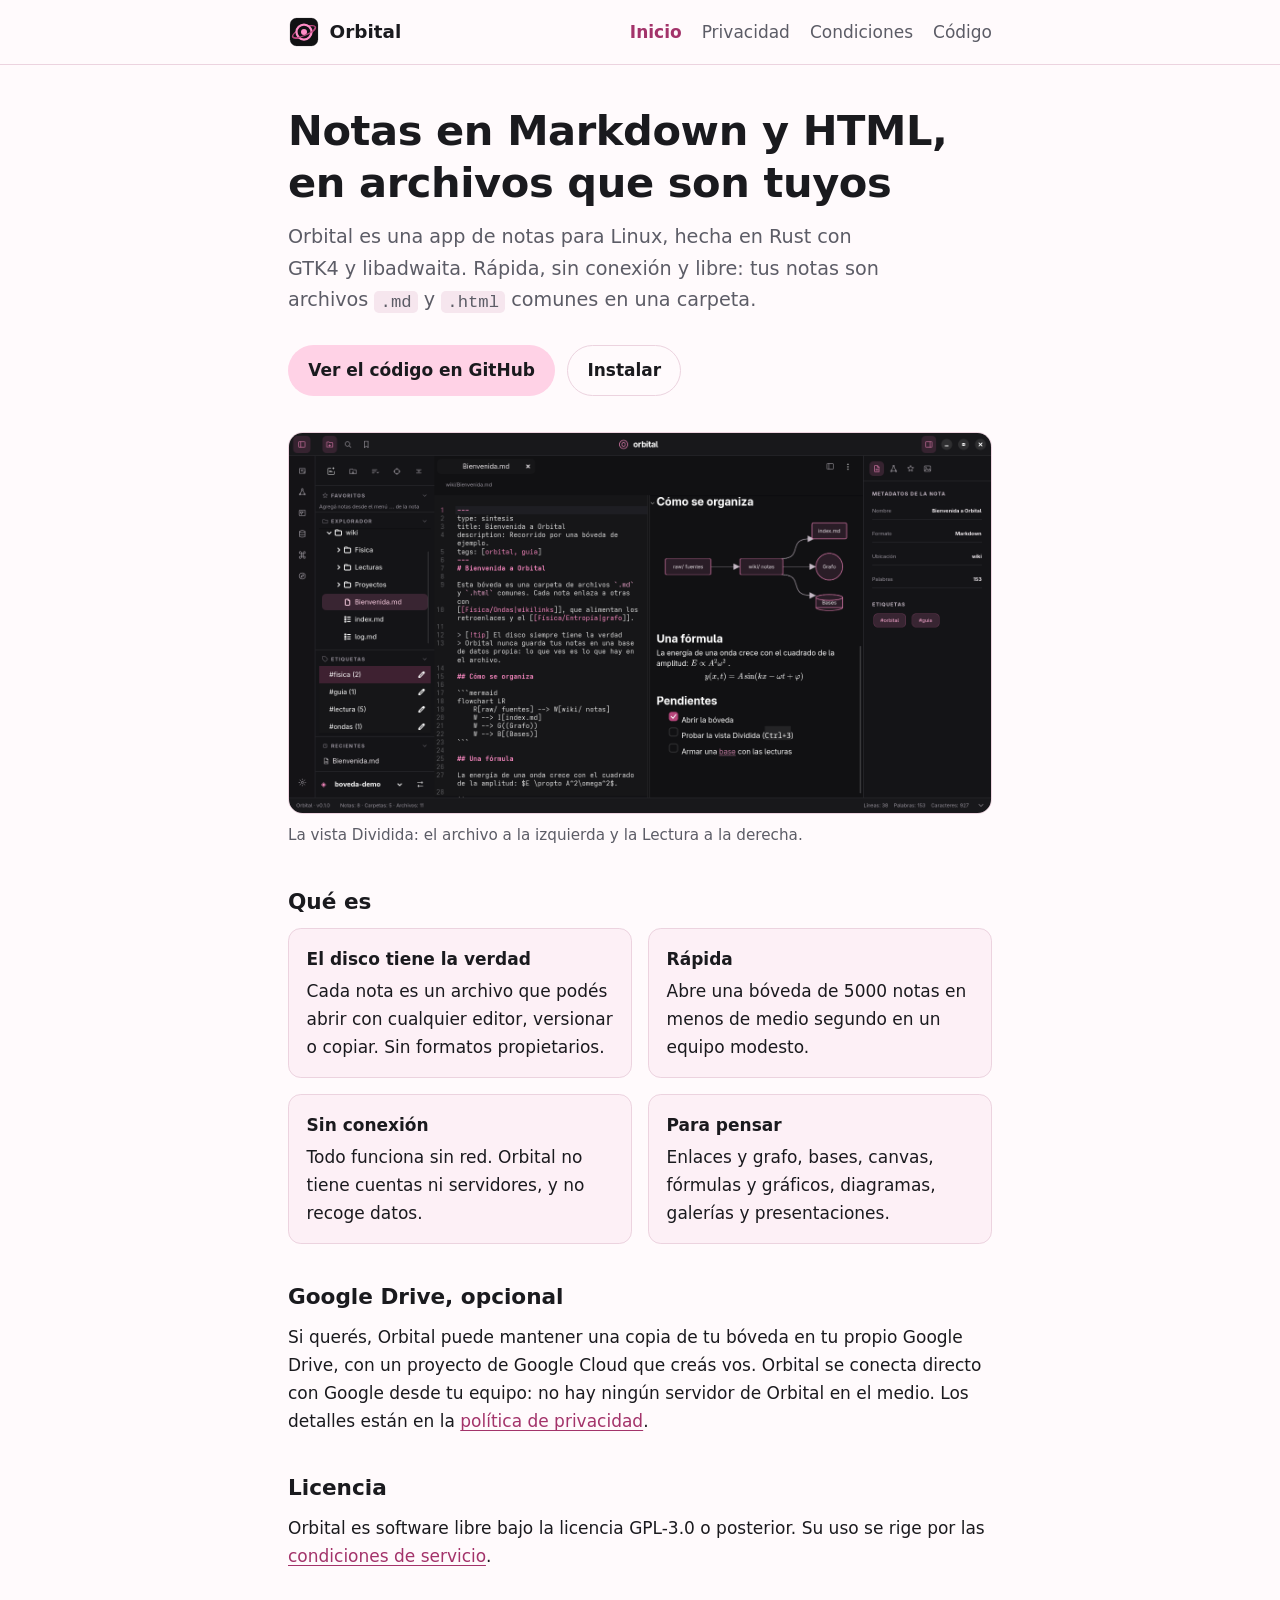
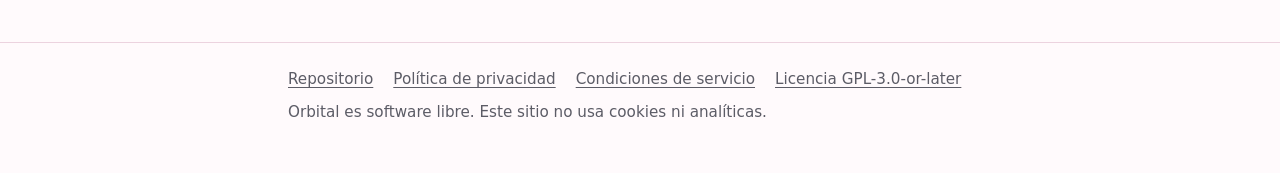
<file: site/index.html>
<!doctype html>
<html lang="es">
<head>
<meta charset="utf-8">
<meta name="viewport" content="width=device-width, initial-scale=1">
<title>Orbital: notas en Markdown y HTML para Linux</title>
<meta name="description" content="Orbital es una app de notas para Linux, libre y sin conexión, que guarda las notas como archivos Markdown y HTML comunes.">
<meta name="theme-color" content="#fffafc" media="(prefers-color-scheme: light)">
<meta name="theme-color" content="#111113" media="(prefers-color-scheme: dark)">
<link rel="icon" href="icono.svg" type="image/svg+xml">
<link rel="stylesheet" href="estilo.css">
<link rel="canonical" href="https://caracelp.github.io/orbital/">
</head>
<body>
<a class="saltar" href="#contenido">Saltar al contenido</a>
<header class="sitio">
  <div class="contenedor">
    <a class="marca" href="./"><img src="icono.svg" alt="" width="32" height="32">Orbital</a>
    <nav aria-label="Principal">
      <ul>
        <li><a href="./" aria-current="page">Inicio</a></li>
        <li><a href="privacidad.html">Privacidad</a></li>
        <li><a href="condiciones.html">Condiciones</a></li>
        <li><a href="https://github.com/caracelp/orbital">Código</a></li>
      </ul>
    </nav>
  </div>
</header>
<main id="contenido" class="contenedor">
<h1>Notas en Markdown y HTML, en archivos que son tuyos</h1>
<p class="bajada">Orbital es una app de notas para Linux, hecha en Rust con GTK4 y libadwaita.
Rápida, sin conexión y libre: tus notas son archivos <code>.md</code> y <code>.html</code> comunes
en una carpeta.</p>

<div class="acciones">
  <a class="boton principal" href="https://github.com/caracelp/orbital">Ver el código en GitHub</a>
  <a class="boton" href="https://github.com/caracelp/orbital#instalación">Instalar</a>
</div>

<figure>
  <img src="captura.png" width="1536" height="832" alt="La ventana de Orbital en la vista Dividida: el Markdown de una nota a la izquierda y la vista de Lectura a la derecha, con un diagrama, una fórmula y una lista de tareas.">
  <figcaption>La vista Dividida: el archivo a la izquierda y la Lectura a la derecha.</figcaption>
</figure>

<h2>Qué es</h2>
<ul class="puntos">
  <li><strong>El disco tiene la verdad</strong>Cada nota es un archivo que podés abrir con cualquier editor, versionar o copiar. Sin formatos propietarios.</li>
  <li><strong>Rápida</strong>Abre una bóveda de 5000 notas en menos de medio segundo en un equipo modesto.</li>
  <li><strong>Sin conexión</strong>Todo funciona sin red. Orbital no tiene cuentas ni servidores, y no recoge datos.</li>
  <li><strong>Para pensar</strong>Enlaces y grafo, bases, canvas, fórmulas y gráficos, diagramas, galerías y presentaciones.</li>
</ul>

<h2>Google Drive, opcional</h2>
<p>Si querés, Orbital puede mantener una copia de tu bóveda en tu propio Google Drive, con un
proyecto de Google Cloud que creás vos. Orbital se conecta directo con Google desde tu equipo: no
hay ningún servidor de Orbital en el medio. Los detalles están en la
<a href="privacidad.html">política de privacidad</a>.</p>

<h2>Licencia</h2>
<p>Orbital es software libre bajo la licencia GPL-3.0 o posterior. Su uso se rige por las
<a href="condiciones.html">condiciones de servicio</a>.</p>
</main>
<footer class="sitio">
  <div class="contenedor">
    <ul>
      <li><a href="https://github.com/caracelp/orbital">Repositorio</a></li>
      <li><a href="privacidad.html">Política de privacidad</a></li>
      <li><a href="condiciones.html">Condiciones de servicio</a></li>
      <li><a href="https://github.com/caracelp/orbital/blob/main/LICENSE">Licencia GPL-3.0-or-later</a></li>
    </ul>
    <p>Orbital es software libre. Este sitio no usa cookies ni analíticas.</p>
  </div>
</footer>
</body>
</html>
</file>
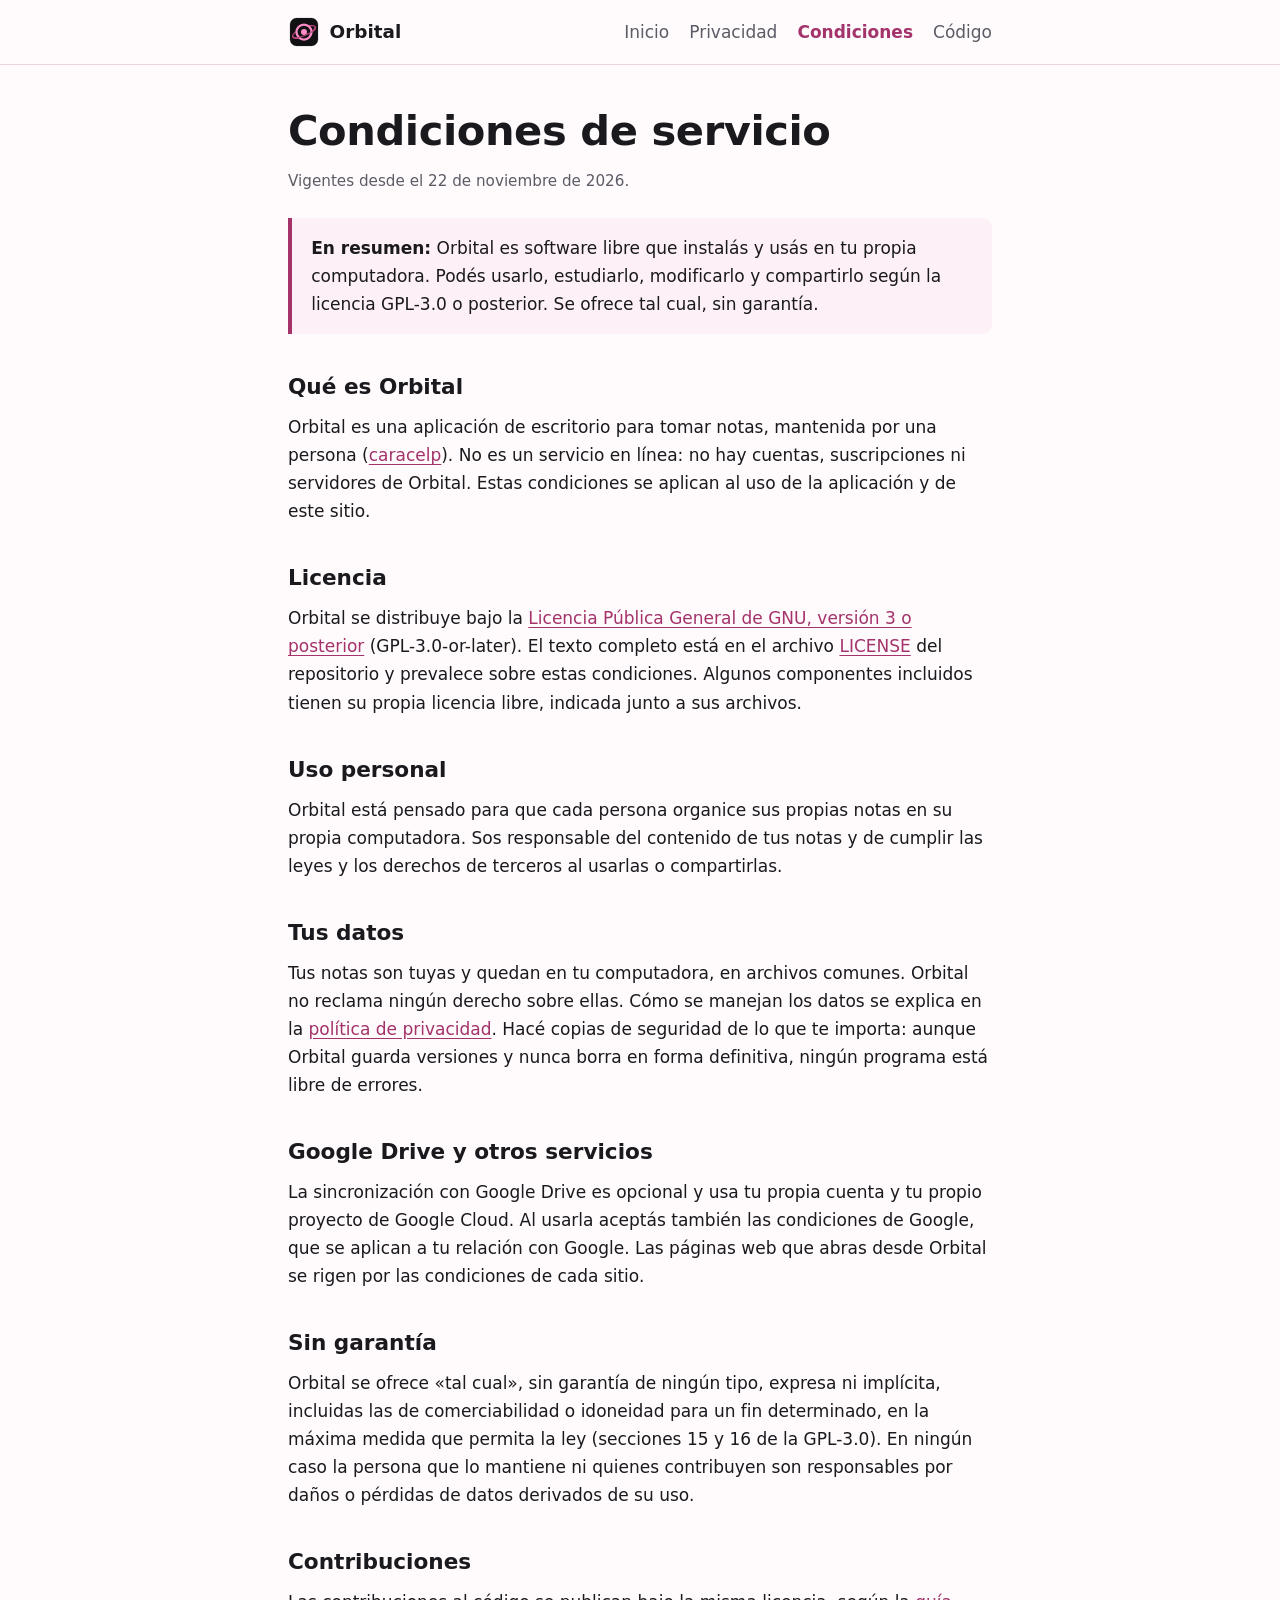
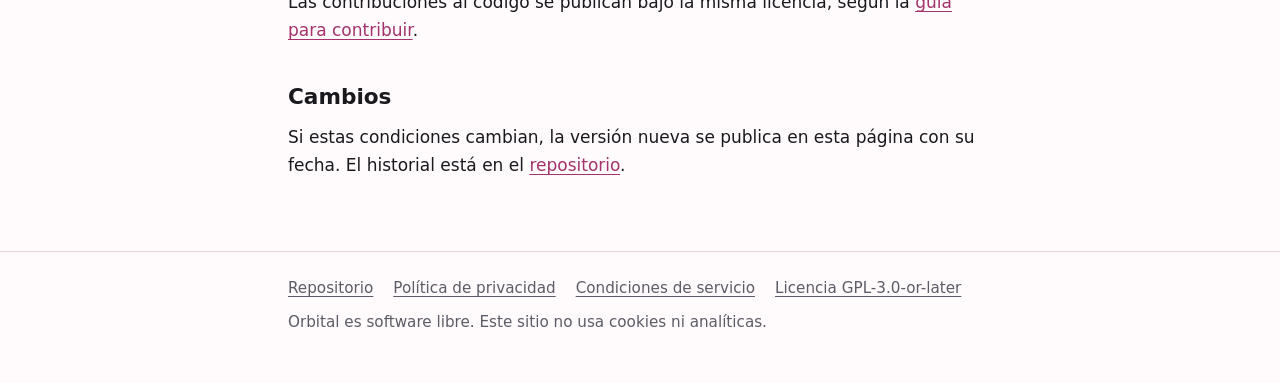
<file: site/condiciones.html>
<!doctype html>
<html lang="es">
<head>
<meta charset="utf-8">
<meta name="viewport" content="width=device-width, initial-scale=1">
<title>Condiciones de servicio · Orbital</title>
<meta name="description" content="Condiciones de uso de Orbital: software libre bajo GPL-3.0-or-later, para uso personal y sin garantía.">
<meta name="theme-color" content="#fffafc" media="(prefers-color-scheme: light)">
<meta name="theme-color" content="#111113" media="(prefers-color-scheme: dark)">
<link rel="icon" href="icono.svg" type="image/svg+xml">
<link rel="stylesheet" href="estilo.css">
<link rel="canonical" href="https://caracelp.github.io/orbital/condiciones.html">
</head>
<body>
<a class="saltar" href="#contenido">Saltar al contenido</a>
<header class="sitio">
  <div class="contenedor">
    <a class="marca" href="./"><img src="icono.svg" alt="" width="32" height="32">Orbital</a>
    <nav aria-label="Principal">
      <ul>
        <li><a href="./">Inicio</a></li>
        <li><a href="privacidad.html">Privacidad</a></li>
        <li><a href="condiciones.html" aria-current="page">Condiciones</a></li>
        <li><a href="https://github.com/caracelp/orbital">Código</a></li>
      </ul>
    </nav>
  </div>
</header>
<main id="contenido" class="contenedor">
<h1>Condiciones de servicio</h1>
<p class="fecha">Vigentes desde el 22 de noviembre de 2026.</p>

<div class="nota">
<p><strong>En resumen:</strong> Orbital es software libre que instalás y usás en tu propia
computadora. Podés usarlo, estudiarlo, modificarlo y compartirlo según la licencia GPL-3.0 o
posterior. Se ofrece tal cual, sin garantía.</p>
</div>

<h2>Qué es Orbital</h2>
<p>Orbital es una aplicación de escritorio para tomar notas, mantenida por una persona
(<a href="https://github.com/caracelp">caracelp</a>). No es un servicio en línea: no hay cuentas,
suscripciones ni servidores de Orbital. Estas condiciones se aplican al uso de la aplicación y de
este sitio.</p>

<h2>Licencia</h2>
<p>Orbital se distribuye bajo la
<a href="https://www.gnu.org/licenses/gpl-3.0.html">Licencia Pública General de GNU, versión 3 o
posterior</a> (GPL-3.0-or-later). El texto completo está en el archivo
<a href="https://github.com/caracelp/orbital/blob/main/LICENSE">LICENSE</a> del repositorio y
prevalece sobre estas condiciones. Algunos componentes incluidos tienen su propia licencia libre,
indicada junto a sus archivos.</p>

<h2>Uso personal</h2>
<p>Orbital está pensado para que cada persona organice sus propias notas en su propia
computadora. Sos responsable del contenido de tus notas y de cumplir las leyes y los derechos de
terceros al usarlas o compartirlas.</p>

<h2>Tus datos</h2>
<p>Tus notas son tuyas y quedan en tu computadora, en archivos comunes. Orbital no reclama ningún
derecho sobre ellas. Cómo se manejan los datos se explica en la
<a href="privacidad.html">política de privacidad</a>. Hacé copias de seguridad de lo que te
importa: aunque Orbital guarda versiones y nunca borra en forma definitiva, ningún programa está
libre de errores.</p>

<h2>Google Drive y otros servicios</h2>
<p>La sincronización con Google Drive es opcional y usa tu propia cuenta y tu propio proyecto de
Google Cloud. Al usarla aceptás también las condiciones de Google, que se aplican a tu relación
con Google. Las páginas web que abras desde Orbital se rigen por las condiciones de cada sitio.</p>

<h2>Sin garantía</h2>
<p>Orbital se ofrece «tal cual», sin garantía de ningún tipo, expresa ni implícita, incluidas las
de comerciabilidad o idoneidad para un fin determinado, en la máxima medida que permita la ley
(secciones 15 y 16 de la GPL-3.0). En ningún caso la persona que lo mantiene ni quienes
contribuyen son responsables por daños o pérdidas de datos derivados de su uso.</p>

<h2>Contribuciones</h2>
<p>Las contribuciones al código se publican bajo la misma licencia, según la
<a href="https://github.com/caracelp/orbital/blob/main/CONTRIBUTING.md">guía para
contribuir</a>.</p>

<h2>Cambios</h2>
<p>Si estas condiciones cambian, la versión nueva se publica en esta página con su fecha. El
historial está en el
<a href="https://github.com/caracelp/orbital/commits/main/site/condiciones.html">repositorio</a>.</p>
</main>
<footer class="sitio">
  <div class="contenedor">
    <ul>
      <li><a href="https://github.com/caracelp/orbital">Repositorio</a></li>
      <li><a href="privacidad.html">Política de privacidad</a></li>
      <li><a href="condiciones.html">Condiciones de servicio</a></li>
      <li><a href="https://github.com/caracelp/orbital/blob/main/LICENSE">Licencia GPL-3.0-or-later</a></li>
    </ul>
    <p>Orbital es software libre. Este sitio no usa cookies ni analíticas.</p>
  </div>
</footer>
</body>
</html>
</file>
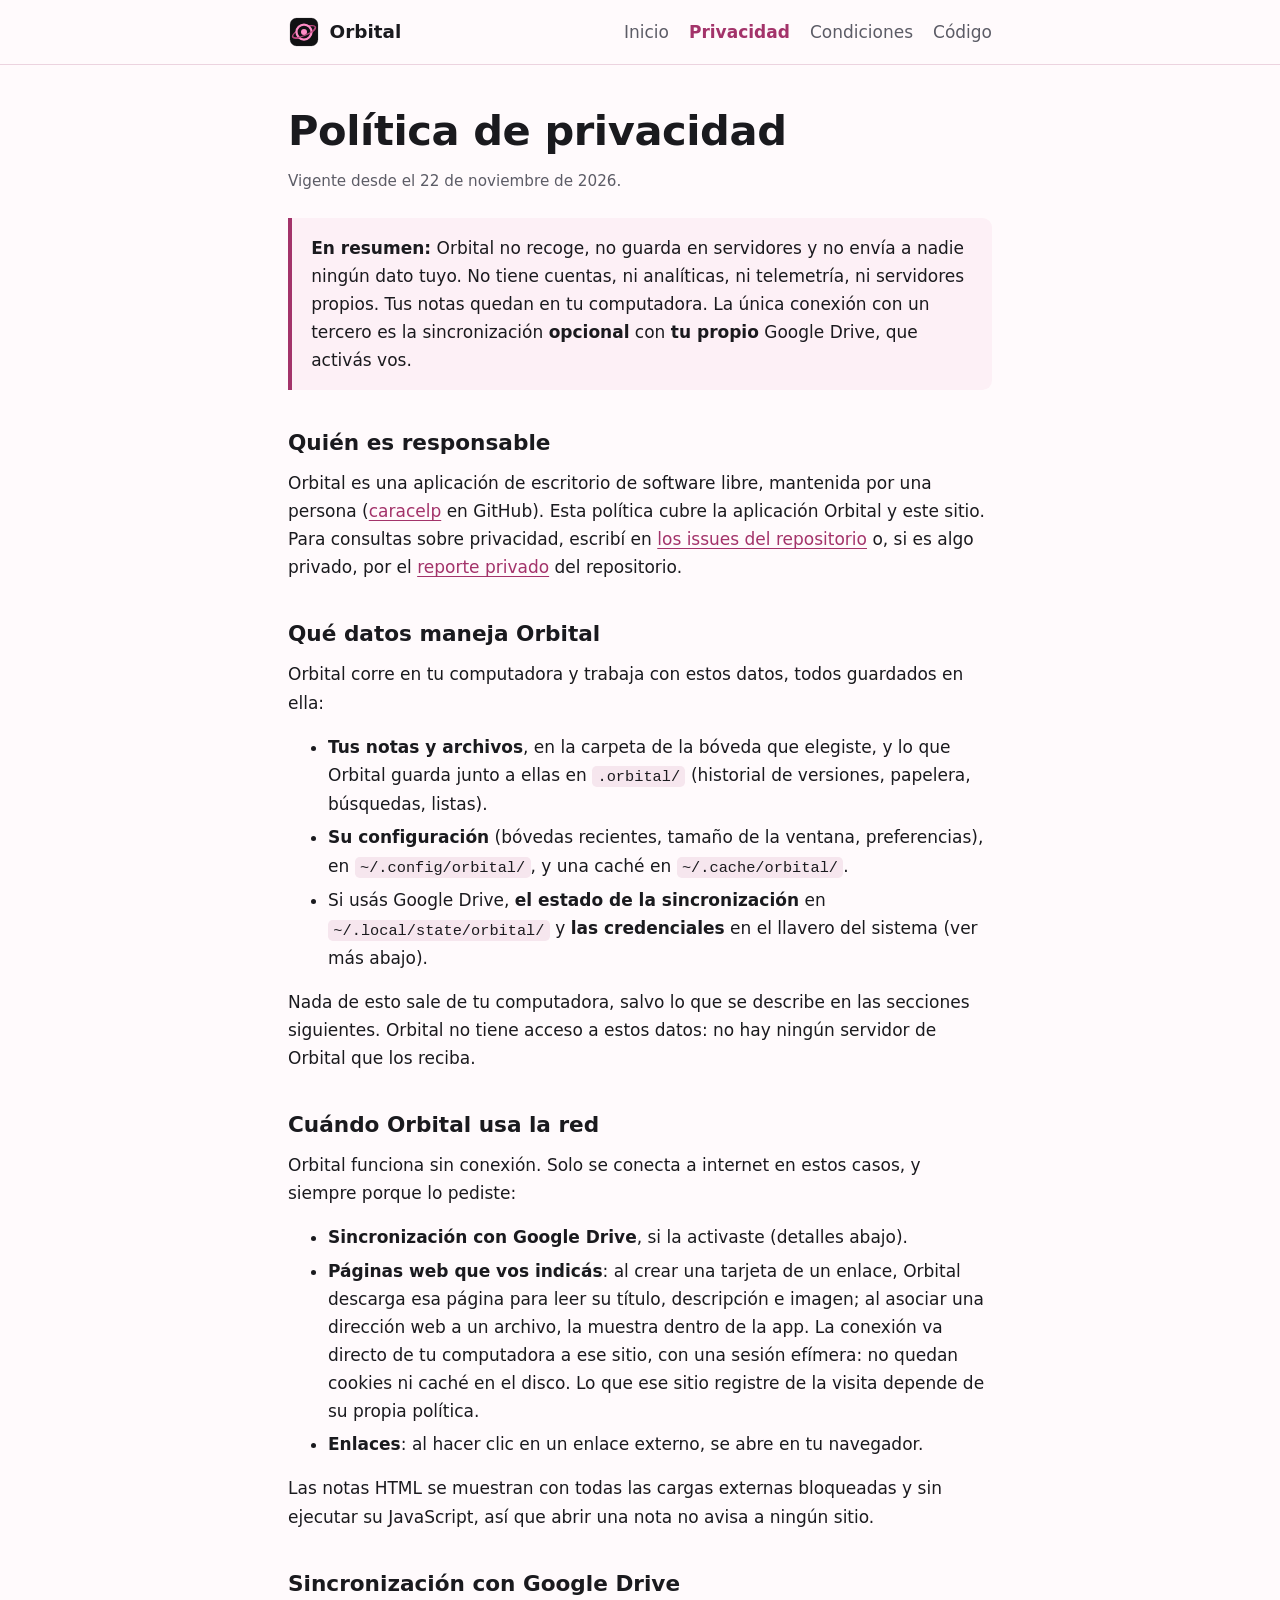
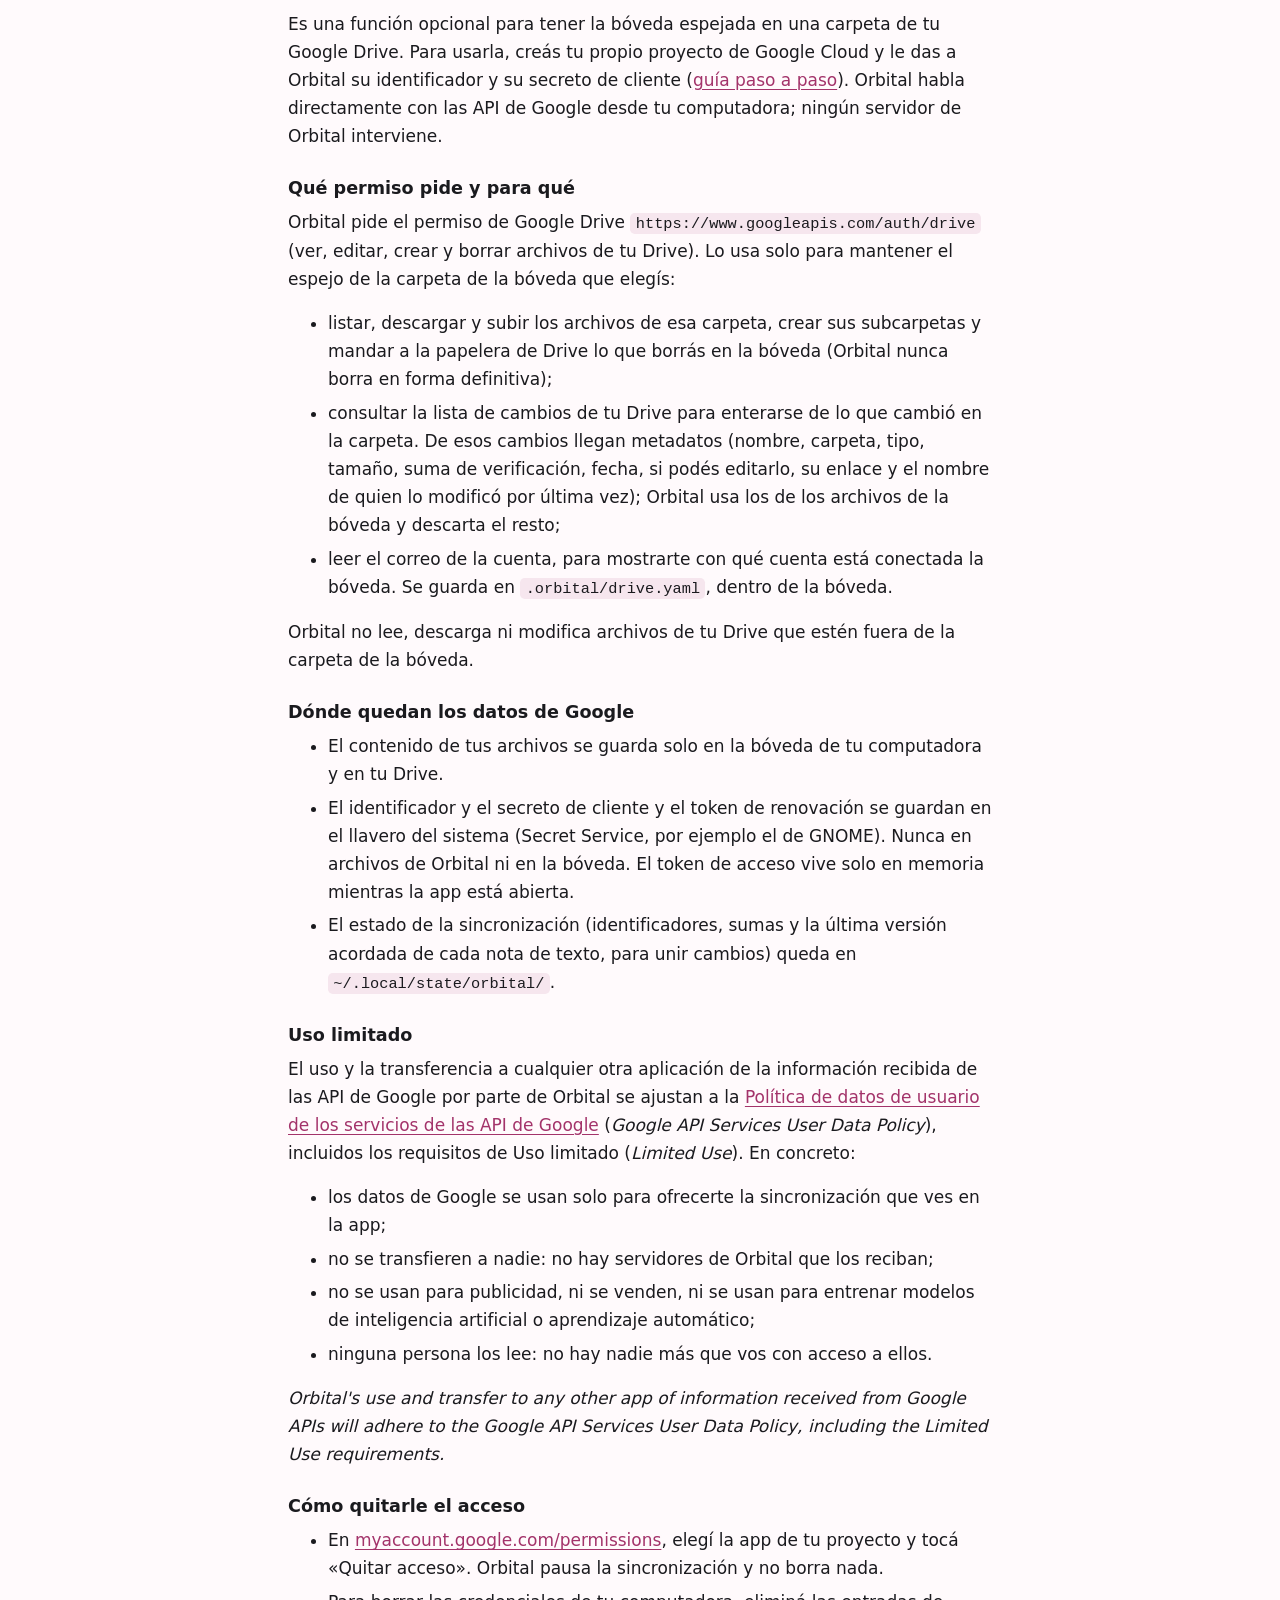
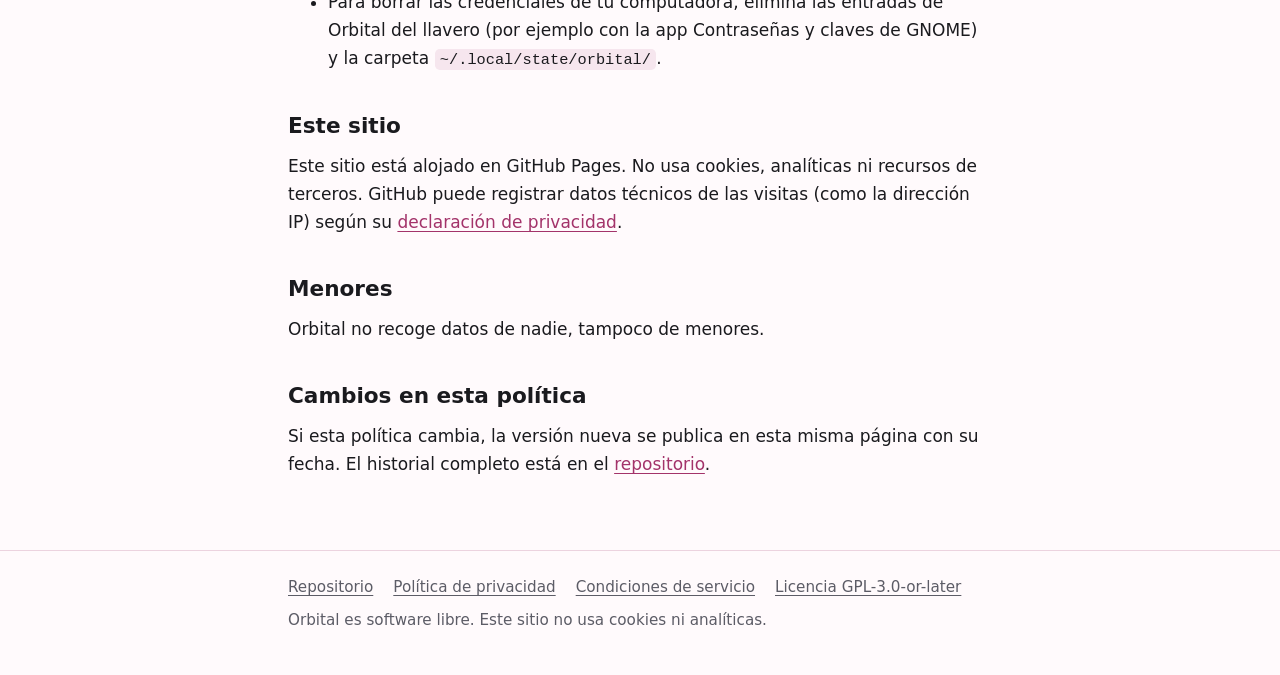
<file: site/privacidad.html>
<!doctype html>
<html lang="es">
<head>
<meta charset="utf-8">
<meta name="viewport" content="width=device-width, initial-scale=1">
<title>Política de privacidad · Orbital</title>
<meta name="description" content="Orbital no recoge ni envía datos a nadie. La única conexión con terceros es la sincronización opcional con tu propio Google Drive.">
<meta name="theme-color" content="#fffafc" media="(prefers-color-scheme: light)">
<meta name="theme-color" content="#111113" media="(prefers-color-scheme: dark)">
<link rel="icon" href="icono.svg" type="image/svg+xml">
<link rel="stylesheet" href="estilo.css">
<link rel="canonical" href="https://caracelp.github.io/orbital/privacidad.html">
</head>
<body>
<a class="saltar" href="#contenido">Saltar al contenido</a>
<header class="sitio">
  <div class="contenedor">
    <a class="marca" href="./"><img src="icono.svg" alt="" width="32" height="32">Orbital</a>
    <nav aria-label="Principal">
      <ul>
        <li><a href="./">Inicio</a></li>
        <li><a href="privacidad.html" aria-current="page">Privacidad</a></li>
        <li><a href="condiciones.html">Condiciones</a></li>
        <li><a href="https://github.com/caracelp/orbital">Código</a></li>
      </ul>
    </nav>
  </div>
</header>
<main id="contenido" class="contenedor">
<h1>Política de privacidad</h1>
<p class="fecha">Vigente desde el 22 de noviembre de 2026.</p>

<div class="nota">
<p><strong>En resumen:</strong> Orbital no recoge, no guarda en servidores y no envía a nadie
ningún dato tuyo. No tiene cuentas, ni analíticas, ni telemetría, ni servidores propios. Tus notas
quedan en tu computadora. La única conexión con un tercero es la sincronización
<strong>opcional</strong> con <strong>tu propio</strong> Google Drive, que activás vos.</p>
</div>

<h2>Quién es responsable</h2>
<p>Orbital es una aplicación de escritorio de software libre, mantenida por una persona
(<a href="https://github.com/caracelp">caracelp</a> en GitHub). Esta política cubre la aplicación
Orbital y este sitio. Para consultas sobre privacidad, escribí en
<a href="https://github.com/caracelp/orbital/issues">los issues del repositorio</a> o, si es algo
privado, por el <a href="https://github.com/caracelp/orbital/security/advisories/new">reporte
privado</a> del repositorio.</p>

<h2>Qué datos maneja Orbital</h2>
<p>Orbital corre en tu computadora y trabaja con estos datos, todos guardados en ella:</p>
<ul>
  <li><strong>Tus notas y archivos</strong>, en la carpeta de la bóveda que elegiste, y lo que
  Orbital guarda junto a ellas en <code>.orbital/</code> (historial de versiones, papelera,
  búsquedas, listas).</li>
  <li><strong>Su configuración</strong> (bóvedas recientes, tamaño de la ventana, preferencias),
  en <code>~/.config/orbital/</code>, y una caché en <code>~/.cache/orbital/</code>.</li>
  <li>Si usás Google Drive, <strong>el estado de la sincronización</strong> en
  <code>~/.local/state/orbital/</code> y <strong>las credenciales</strong> en el llavero del
  sistema (ver más abajo).</li>
</ul>
<p>Nada de esto sale de tu computadora, salvo lo que se describe en las secciones siguientes.
Orbital no tiene acceso a estos datos: no hay ningún servidor de Orbital que los reciba.</p>

<h2>Cuándo Orbital usa la red</h2>
<p>Orbital funciona sin conexión. Solo se conecta a internet en estos casos, y siempre porque lo
pediste:</p>
<ul>
  <li><strong>Sincronización con Google Drive</strong>, si la activaste (detalles abajo).</li>
  <li><strong>Páginas web que vos indicás</strong>: al crear una tarjeta de un enlace, Orbital
  descarga esa página para leer su título, descripción e imagen; al asociar una dirección web a
  un archivo, la muestra dentro de la app. La conexión va directo de tu computadora a ese sitio,
  con una sesión efímera: no quedan cookies ni caché en el disco. Lo que ese sitio registre de la
  visita depende de su propia política.</li>
  <li><strong>Enlaces</strong>: al hacer clic en un enlace externo, se abre en tu navegador.</li>
</ul>
<p>Las notas HTML se muestran con todas las cargas externas bloqueadas y sin ejecutar su
JavaScript, así que abrir una nota no avisa a ningún sitio.</p>

<h2>Sincronización con Google Drive</h2>
<p>Es una función opcional para tener la bóveda espejada en una carpeta de tu Google Drive. Para
usarla, creás tu propio proyecto de Google Cloud y le das a Orbital su identificador y su secreto
de cliente (<a href="https://github.com/caracelp/orbital/blob/main/docs/google-drive-proyecto.md">guía
paso a paso</a>). Orbital habla directamente con las API de Google desde tu computadora; ningún
servidor de Orbital interviene.</p>

<h3>Qué permiso pide y para qué</h3>
<p>Orbital pide el permiso de Google Drive <code>https://www.googleapis.com/auth/drive</code>
(ver, editar, crear y borrar archivos de tu Drive). Lo usa solo para mantener el espejo de la
carpeta de la bóveda que elegís:</p>
<ul>
  <li>listar, descargar y subir los archivos de esa carpeta, crear sus subcarpetas y mandar a la
  papelera de Drive lo que borrás en la bóveda (Orbital nunca borra en forma definitiva);</li>
  <li>consultar la lista de cambios de tu Drive para enterarse de lo que cambió en la carpeta. De
  esos cambios llegan metadatos (nombre, carpeta, tipo, tamaño, suma de verificación, fecha, si
  podés editarlo, su enlace y el nombre de quien lo modificó por última vez); Orbital usa los de
  los archivos de la bóveda y descarta el resto;</li>
  <li>leer el correo de la cuenta, para mostrarte con qué cuenta está conectada la bóveda. Se
  guarda en <code>.orbital/drive.yaml</code>, dentro de la bóveda.</li>
</ul>
<p>Orbital no lee, descarga ni modifica archivos de tu Drive que estén fuera de la carpeta de la
bóveda.</p>

<h3>Dónde quedan los datos de Google</h3>
<ul>
  <li>El contenido de tus archivos se guarda solo en la bóveda de tu computadora y en tu Drive.</li>
  <li>El identificador y el secreto de cliente y el token de renovación se guardan en el llavero
  del sistema (Secret Service, por ejemplo el de GNOME). Nunca en archivos de Orbital ni en la
  bóveda. El token de acceso vive solo en memoria mientras la app está abierta.</li>
  <li>El estado de la sincronización (identificadores, sumas y la última versión acordada de cada
  nota de texto, para unir cambios) queda en <code>~/.local/state/orbital/</code>.</li>
</ul>

<h3>Uso limitado</h3>
<p>El uso y la transferencia a cualquier otra aplicación de la información recibida de las API de
Google por parte de Orbital se ajustan a la
<a href="https://developers.google.com/terms/api-services-user-data-policy">Política de datos de
usuario de los servicios de las API de Google</a> (<em>Google API Services User Data Policy</em>),
incluidos los requisitos de Uso limitado (<em>Limited Use</em>). En concreto:</p>
<ul>
  <li>los datos de Google se usan solo para ofrecerte la sincronización que ves en la app;</li>
  <li>no se transfieren a nadie: no hay servidores de Orbital que los reciban;</li>
  <li>no se usan para publicidad, ni se venden, ni se usan para entrenar modelos de inteligencia
  artificial o aprendizaje automático;</li>
  <li>ninguna persona los lee: no hay nadie más que vos con acceso a ellos.</li>
</ul>
<p lang="en"><em>Orbital's use and transfer to any other app of information received from Google
APIs will adhere to the Google API Services User Data Policy, including the Limited Use
requirements.</em></p>

<h3>Cómo quitarle el acceso</h3>
<ul>
  <li>En <a href="https://myaccount.google.com/permissions">myaccount.google.com/permissions</a>,
  elegí la app de tu proyecto y tocá «Quitar acceso». Orbital pausa la sincronización y no borra
  nada.</li>
  <li>Para borrar las credenciales de tu computadora, eliminá las entradas de Orbital del llavero
  (por ejemplo con la app Contraseñas y claves de GNOME) y la carpeta
  <code>~/.local/state/orbital/</code>.</li>
</ul>

<h2>Este sitio</h2>
<p>Este sitio está alojado en GitHub Pages. No usa cookies, analíticas ni recursos de terceros.
GitHub puede registrar datos técnicos de las visitas (como la dirección IP) según su
<a href="https://docs.github.com/es/site-policy/privacy-policies/github-general-privacy-statement">declaración
de privacidad</a>.</p>

<h2>Menores</h2>
<p>Orbital no recoge datos de nadie, tampoco de menores.</p>

<h2>Cambios en esta política</h2>
<p>Si esta política cambia, la versión nueva se publica en esta misma página con su fecha. El
historial completo está en el
<a href="https://github.com/caracelp/orbital/commits/main/site/privacidad.html">repositorio</a>.</p>
</main>
<footer class="sitio">
  <div class="contenedor">
    <ul>
      <li><a href="https://github.com/caracelp/orbital">Repositorio</a></li>
      <li><a href="privacidad.html">Política de privacidad</a></li>
      <li><a href="condiciones.html">Condiciones de servicio</a></li>
      <li><a href="https://github.com/caracelp/orbital/blob/main/LICENSE">Licencia GPL-3.0-or-later</a></li>
    </ul>
    <p>Orbital es software libre. Este sitio no usa cookies ni analíticas.</p>
  </div>
</footer>
</body>
</html>
</file>
<file: site/estilo.css>
/* Sitio de Orbital: rosa y negro, sin dependencias. Claro u oscuro según el sistema. */
:root {
  color-scheme: light dark;
  --fondo: #fffafc;
  --superficie: #fdf0f6;
  --borde: #ecd3df;
  --texto: #1a1a1e;
  --tenue: #5c5c66;
  --acento: #a3336a;
  --acento-fondo: #ffd2e6;
  --acento-texto: #1a1a1e;
  --codigo: #f6e6ee;
  --ancho: 46rem;
}
@media (prefers-color-scheme: dark) {
  :root {
    --fondo: #111113;
    --superficie: #1b1b1f;
    --borde: #303036;
    --texto: #ececf0;
    --tenue: #a1a1ab;
    --acento: #ff8cc6;
    --acento-fondo: #402336;
    --acento-texto: #ffd2e6;
    --codigo: #232328;
  }
}

*, *::before, *::after { box-sizing: border-box; }

html { -webkit-text-size-adjust: 100%; text-size-adjust: 100%; }

body {
  margin: 0;
  background: var(--fondo);
  color: var(--texto);
  font: 1.0625rem/1.65 system-ui, -apple-system, "Cantarell", "Segoe UI", Roboto, sans-serif;
  overflow-wrap: break-word;
}

.saltar {
  position: absolute;
  left: 1rem;
  top: -4rem;
  padding: 0.5rem 0.9rem;
  background: var(--acento-fondo);
  color: var(--acento-texto);
  border-radius: 0.5rem;
  z-index: 10;
}
.saltar:focus { top: 1rem; }

.contenedor { max-width: var(--ancho); margin: 0 auto; padding: 0 1rem; }

header.sitio { border-bottom: 1px solid var(--borde); }
header.sitio .contenedor {
  display: flex;
  flex-wrap: wrap;
  align-items: center;
  justify-content: space-between;
  gap: 0.75rem 1.5rem;
  padding-top: 1rem;
  padding-bottom: 1rem;
}
.marca {
  display: inline-flex;
  align-items: center;
  gap: 0.6rem;
  color: var(--texto);
  font-weight: 700;
  font-size: 1.15rem;
  text-decoration: none;
}
.marca img { width: 2rem; height: 2rem; }
nav ul { display: flex; flex-wrap: wrap; gap: 0.25rem 1.25rem; margin: 0; padding: 0; list-style: none; }
nav a { color: var(--tenue); text-decoration: none; }
nav a:hover { color: var(--texto); text-decoration: underline; }
nav a[aria-current="page"] { color: var(--acento); font-weight: 600; }

main.contenedor { padding-top: 2.5rem; padding-bottom: 3.5rem; }

h1, h2, h3 { line-height: 1.25; text-wrap: balance; }
h1 { font-size: clamp(1.9rem, 1.4rem + 2.2vw, 2.6rem); margin: 0 0 0.75rem; letter-spacing: -0.01em; }
h2 { font-size: 1.35rem; margin: 2.5rem 0 0.75rem; }
h3 { font-size: 1.1rem; margin: 1.75rem 0 0.5rem; }
p, ul, ol { margin: 0 0 1rem; }
li + li { margin-top: 0.35rem; }
nav li + li, footer li + li, .puntos li + li { margin-top: 0; }

a { color: var(--acento); text-underline-offset: 0.18em; }
a:focus-visible, .boton:focus-visible { outline: 3px solid var(--acento); outline-offset: 3px; border-radius: 0.25rem; }

code {
  font-family: ui-monospace, "JetBrains Mono", "Source Code Pro", monospace;
  font-size: 0.9em;
  background: var(--codigo);
  padding: 0.1em 0.35em;
  border-radius: 0.3rem;
}

.bajada { font-size: 1.2rem; color: var(--tenue); max-width: 38rem; }
.fecha { color: var(--tenue); font-size: 0.95rem; }

.acciones { display: flex; flex-wrap: wrap; gap: 0.75rem; margin: 1.75rem 0 2.25rem; }
.boton {
  display: inline-block;
  padding: 0.65rem 1.2rem;
  border-radius: 999px;
  border: 1px solid var(--borde);
  color: var(--texto);
  text-decoration: none;
  font-weight: 600;
}
.boton.principal { background: var(--acento-fondo); border-color: transparent; color: var(--acento-texto); }
.boton:hover { border-color: var(--acento); }

figure { margin: 0 0 2rem; }
figure img {
  display: block;
  width: 100%;
  height: auto;
  border-radius: 0.9rem;
  border: 1px solid var(--borde);
}
figcaption { color: var(--tenue); font-size: 0.95rem; margin-top: 0.6rem; }

.puntos { display: grid; grid-template-columns: repeat(auto-fit, minmax(16rem, 1fr)); gap: 1rem; padding: 0; list-style: none; }
.puntos li {
  margin: 0;
  padding: 1rem 1.1rem;
  background: var(--superficie);
  border: 1px solid var(--borde);
  border-radius: 0.8rem;
}
.puntos strong { display: block; margin-bottom: 0.25rem; }

.nota {
  padding: 1rem 1.2rem;
  border-left: 4px solid var(--acento);
  background: var(--superficie);
  border-radius: 0 0.6rem 0.6rem 0;
  margin: 1.5rem 0;
}
.nota p:last-child { margin-bottom: 0; }

footer.sitio { border-top: 1px solid var(--borde); color: var(--tenue); font-size: 0.95rem; }
footer.sitio .contenedor { padding-top: 1.5rem; padding-bottom: 2rem; }
footer.sitio ul { display: flex; flex-wrap: wrap; gap: 0.25rem 1.25rem; padding: 0; margin: 0 0 0.5rem; list-style: none; }
footer.sitio a { color: var(--tenue); }

@media (prefers-reduced-motion: no-preference) {
  a, .boton { transition: color 0.15s, border-color 0.15s; }
}
</file>
